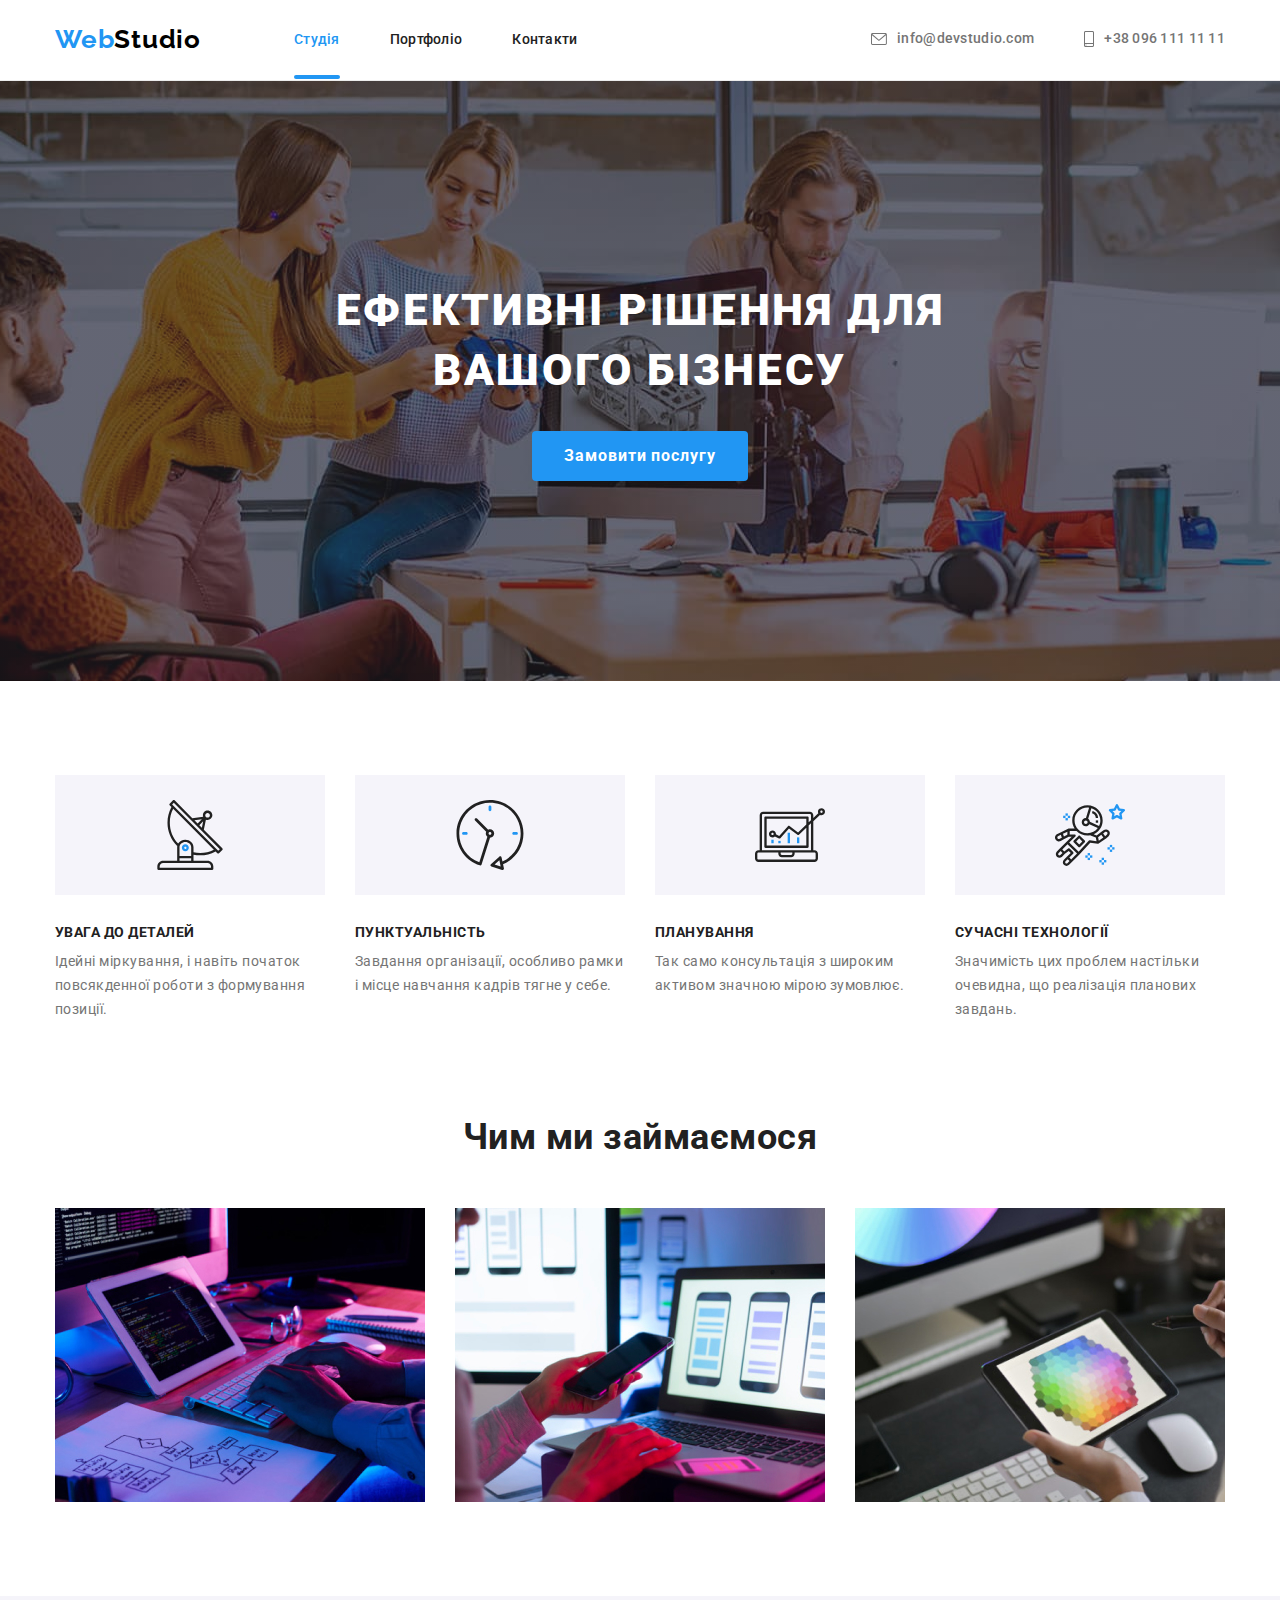
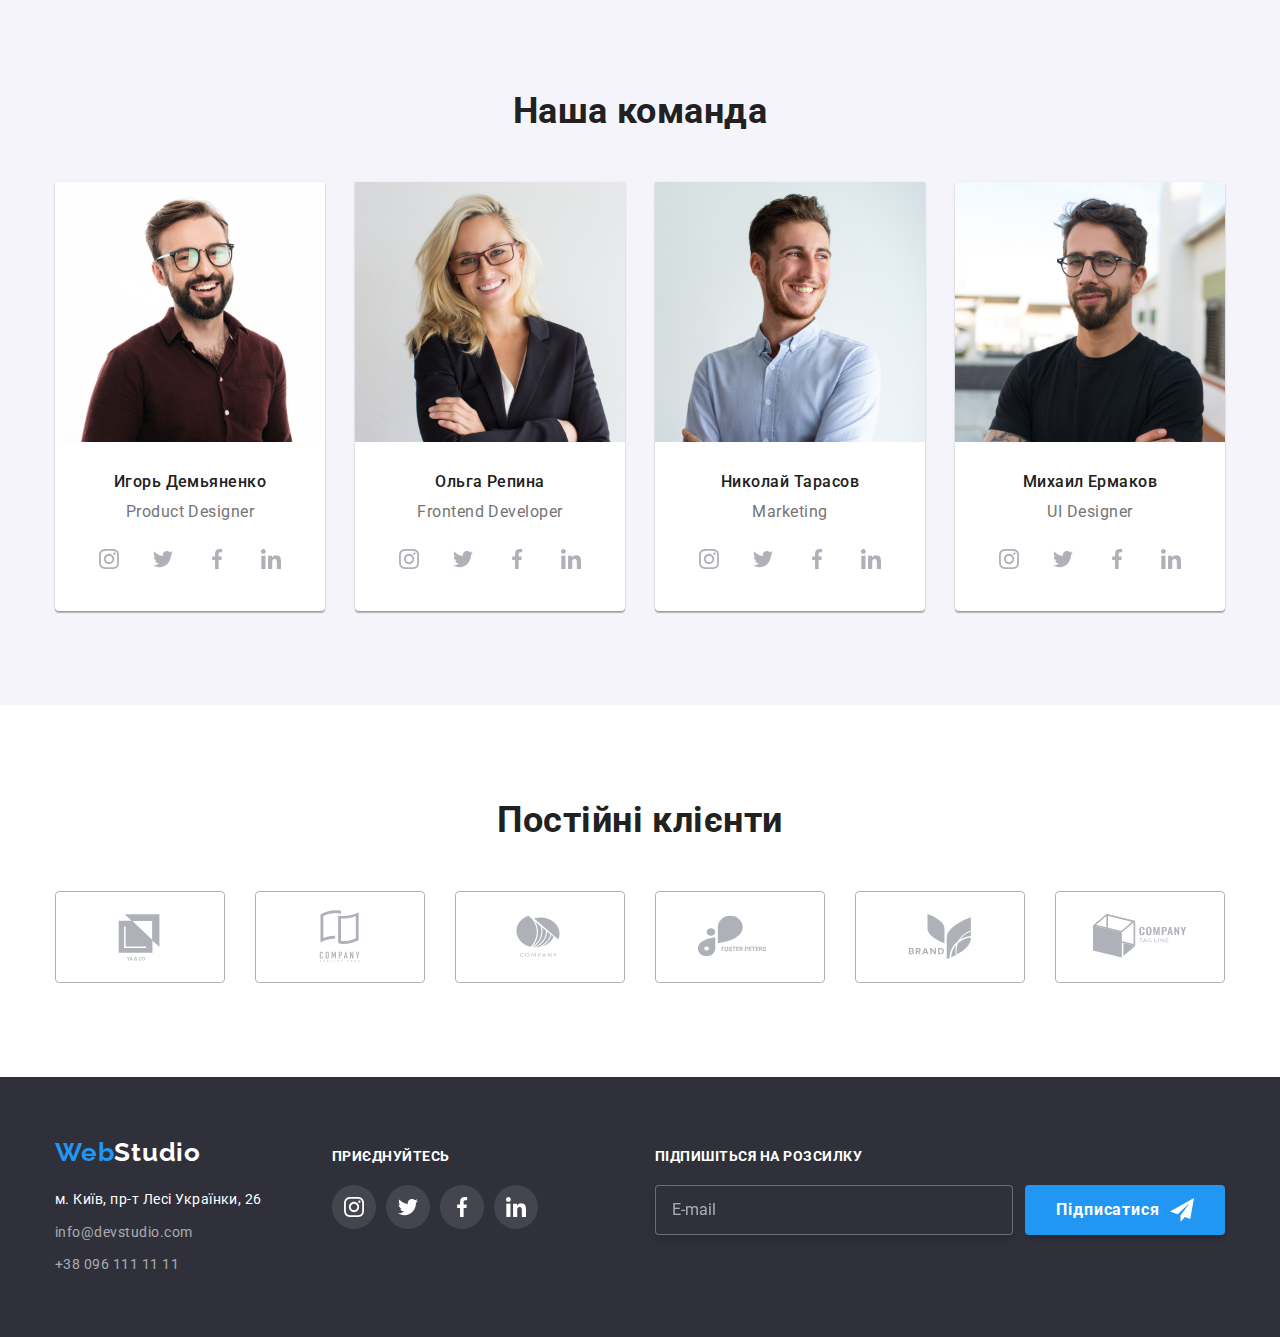
<file: index.html>
<!DOCTYPE html>
<html lang="uk">

<head>
    <meta charset="UTF-8">
    <meta http-equiv="X-UA-Compatible" content="IE=edge">
    <meta name="viewport" content="width=device-width, initial-scale=1.0">
    <title>WebStudio</title>
    <link rel="preconnect" href="https://fonts.googleapis.com">
    <link rel="preconnect" href="https://fonts.gstatic.com" crossorigin>
    <link href="https://fonts.googleapis.com/css2?family=Raleway:wght@700&family=Roboto:wght@400;500;700;900&display=swap"
        rel="stylesheet">
    <link rel="stylesheet" href="https://cdnjs.cloudflare.com/ajax/libs/modern-normalize/1.1.0/modern-normalize.min.css">    
    <link rel="stylesheet" href="./css/main.min.css">
    
</head>

<body>
<!-- Хедер -->    
    <header class="header">
        <div class="container">
            <div class="header__position">
                <div>
                    <a href="./" class="logo logo--right"><span class="logo--blue">Web</span>Studio</a>
                </div>
                <nav class="nav">
                    <ul class="nav__items">
                        <li><a href="./index.html" class="link nav__part current">Студія</a></li>
                        <li><a href="./portfolio.html" class="link nav__part">Портфоліо</a></li>
                        <li><a href="" class="link nav__part">Контакти</a></li>
                    </ul>
                </nav>
                <ul class="contact">
                        <li>
                            <a href="mailto:info@devstudio.com" class="link contact__link">
                                <svg class="contact__icon" width="16" height="12">
                                    <use href="./images/icons/symbol-defs.svg#mail"></use>
                                </svg>
                                info@devstudio.com</a>
                        </li>
                        <li>
                            <a href="tel:+380961111111" class="link contact__link">
                                <svg class="contact__icon" width="10" height="16">
                                    <use href="./images/icons/symbol-defs.svg#smartphone"></use>
                                </svg>
                                +38 096 111 11 11</a>
                        </li>
                </ul>
            </div>
        </div>
    </header>

    <main>
<!-- Hero -->
        <section class="hero section">
            <div class="container">
                <h1 class="hero__title">Ефективні рішення для вашого бізнесу</h1>
                <button type="button" class="hero__btn" data-modal-open>Замовити послугу</button>
            </div>
        </section>
<!-- Переваги -->
        <section class="advantage section">
           <div class="container">
                <h2 hidden>Наша перевага</h2>
                <ul class="advantage__position">
                    <li class="advantage__cards">
                        <div class="advantage__icons">
                            <svg width="70" height="70">
                                <use href="./images/icons/symbol-defs.svg#antenna">
                                </use>
                            </svg>
                        </div>
                        <h3 class="advantage__title">УВАГА ДО ДЕТАЛЕЙ</h3>
                        <p class="advantage__text">Ідейні міркування, і навіть початок повсякденної роботи з формування позиції.</p>
                    </li>
                    <li class="advantage__cards">
                        <div class="advantage__icons">
                            <svg width="70" height="70">
                                <use href="./images/icons/symbol-defs.svg#clock">
                                </use>
                            </svg>
                        </div>
                        <h3 class="advantage__title">ПУНКТУАЛЬНІСТЬ</h3>
                        <p class="advantage__text">Завдання організації, особливо рамки і місце навчання кадрів тягне у себе.
                        </p>
                    </li>
                    <li class="advantage__cards">
                        <div class="advantage__icons">
                            <svg width="70" height="70">
                                <use href="./images/icons/symbol-defs.svg#diagram">
                                </use>
                            </svg>
                        </div>
                        <h3 class="advantage__title">ПЛАНУВАННЯ</h3>
                        <p class="advantage__text">Так само консультація з широким активом значною мірою зумовлює.
                        </p>
                    </li>
                    <li class="advantage__cards">
                        <div class="advantage__icons">
                            <svg width="70" height="70">
                                <use href="./images/icons/symbol-defs.svg#astronaut">
                                </use>
                            </svg>
                        </div>
                        <h3 class="advantage__title">СУЧАСНІ ТЕХНОЛОГІЇ</h3>
                        <p class="advantage__text">Значимість цих проблем настільки очевидна, що реалізація планових завдань.</p>
                    </li>
                </ul>
           </div>
        </section>
<!-- Чим займаємось -->
        <section class="examples section">
            <div class="container">
                <h2 class="examples__title">Чим ми займаємося</h2>
                <ul class="examples__position">
                    <li>
                        <div class="examples__picture">
                            <img src="./images/img1.jpg" alt="Рабочий стол с планшетом" width="370" height="294">
                            <span class="examples__text">Десктопні додатки</span>
                        </div>
                    </li>
                    <li>
                        <div class="examples__picture">
                            <img src="./images/img2.jpg" alt="Девушка работает за ноотбуком" width="370" height="294">
                            <span class="examples__text">Мобільні додатки</span>
                        </div>
                        
                    </li>
                    <li>
                        <div class="examples__picture">
                            <img src="./images/img3.jpg" alt="Цветовая палитро на планшете" width="370" height="294">
                            <span class="examples__text">Дизайнерські рішення</span>
                        </div>
                    </li>
                </ul>
            </div>
        </section>
<!-- Команда -->
        <section class="team section">
            <div class="container">
                <h2 class="team__title">Наша команда</h2>
                <ul class="worker">
                    <li class="worker__card">
                        <img src="./images/img.jpg" lang="en" alt="Product Designer" width="270" height="260">
                        <div class="worker__position">
                            <h3 class="worker__title">Игорь Демьяненко</h3>
                            <p class="worker__text">Product Designer</p>
                            <ul class="worker__social">
                                <li>
                                    <a href="" class="worker__link">
                                        <svg width="20" height="20">
                                            <use href="./images/icons/symbol-defs.svg#instagram">
                                            </use>
                                        </svg>
                                    </a>
                                </li>
                                <li>
                                    <a href="" class="worker__link">
                                        <svg width="20" height="20">
                                            <use href="./images/icons/symbol-defs.svg#twitter">
                                            </use>
                                        </svg>
                                    </a>
                                </li>
                                <li>
                                    <a href="" class="worker__link">
                                        <svg width="20" height="20">
                                            <use href="./images/icons/symbol-defs.svg#facebook">
                                            </use>
                                        </svg>
                                    </a>
                                </li>
                                <li>
                                    <a href="" class="worker__link">
                                        <svg width="20" height="20">
                                            <use href="./images/icons/symbol-defs.svg#linkedin">
                                            </use>
                                        </svg>
                                    </a>
                                </li>
                            </ul>
                        </div>
                    </li>
                    <li class="worker__card">
                        <img src="./images/img(1).jpg" lang="en" alt="Frontend Developer" width="270" height="260">
                        <div class="worker__position">
                            <h3 class="worker__title">Ольга Репина</h3>
                            <p class="worker__text">Frontend Developer</p>
                            <ul class="worker__social">
                                <li>
                                    <a href="" class="worker__link">
                                        <svg width="20" height="20">
                                            <use href="./images/icons/symbol-defs.svg#instagram">
                                            </use>
                                        </svg>
                                    </a>
                                </li>
                                <li>
                                    <a href="" class="worker__link">
                                        <svg width="20" height="20">
                                            <use href="./images/icons/symbol-defs.svg#twitter">
                                            </use>
                                        </svg>
                                    </a>
                                </li>
                                <li>
                                    <a href="" class="worker__link">
                                        <svg width="20" height="20">
                                            <use href="./images/icons/symbol-defs.svg#facebook">
                                            </use>
                                        </svg>
                                    </a>
                                </li>
                                <li>
                                    <a href="" class="worker__link">
                                        <svg width="20" height="20">
                                            <use href="./images/icons/symbol-defs.svg#linkedin">
                                            </use>
                                        </svg>
                                    </a>
                                </li>
                            </ul>
                        </div>
                    </li>
                    <li class="worker__card">
                        <img src="./images/img(2).jpg" lang="en" alt="Marketing" width="270" height="260">
                        <div class="worker__position">
                            <h3 class="worker__title">Николай Тарасов</h3>
                            <p class="worker__text">Marketing</p>
                            <ul class="worker__social">
                                <li>
                                    <a href="" class="worker__link">
                                        <svg width="20" height="20">
                                            <use href="./images/icons/symbol-defs.svg#instagram">
                                            </use>
                                        </svg>
                                    </a>
                                </li>
                                <li>
                                    <a href="" class="worker__link">
                                        <svg width="20" height="20">
                                            <use href="./images/icons/symbol-defs.svg#twitter">
                                            </use>
                                        </svg>
                                    </a>
                                </li>
                                <li>
                                    <a href="" class="worker__link">
                                        <svg width="20" height="20">
                                            <use href="./images/icons/symbol-defs.svg#facebook">
                                            </use>
                                        </svg>
                                    </a>
                                </li>
                                <li>
                                    <a href="" class="worker__link">
                                        <svg width="20" height="20">
                                            <use href="./images/icons/symbol-defs.svg#linkedin">
                                            </use>
                                        </svg>
                                    </a>
                                </li>
                            </ul>
                        </div>                     
                    </li>
                    <li class="worker__card">
                        <img src="./images/img(3).jpg" lang="en" alt="UI Designer" width="270" height="260">
                        <div class="worker__position">
                            <h3 class="worker__title">Михаил Ермаков</h3>
                            <p class="worker__text">UI Designer</p>
                            <ul class="worker__social">
                                <li>
                                    <a href="" class="worker__link">
                                        <svg width="20" height="20">
                                            <use href="./images/icons/symbol-defs.svg#instagram">
                                            </use>
                                        </svg>
                                    </a>
                                </li>
                                <li>
                                    <a href="" class="worker__link">
                                        <svg width="20" height="20">
                                            <use href="./images/icons/symbol-defs.svg#twitter">
                                            </use>
                                        </svg>
                                    </a>
                                </li>
                                <li>
                                    <a href="" class="worker__link">
                                        <svg width="20" height="20">
                                            <use href="./images/icons/symbol-defs.svg#facebook">
                                            </use>
                                        </svg>
                                    </a>
                                </li>
                                <li>
                                    <a href="" class="worker__link">
                                        <svg width="20" height="20">
                                            <use href="./images/icons/symbol-defs.svg#linkedin">
                                            </use>
                                        </svg>
                                    </a>
                                </li>
                            </ul>
                        </div>
                    </li>
                </ul>
            </div>
        </section>
<!-- Постійні клієнти -->
        <section class="clients section">
            <div class="container">
                <h2 class="clients__title">Постійні клієнти</h2>
                <ul class="clients__list">
                    <li>
                        <a href="" class="clients__company">
                            <svg width="106" height="60">
                                <use href="./images/icons/symbol-defs.svg#logo2"></use>
                            </svg>
                        </a>
                    </li>
                    <li>
                        <a href="" class="clients__company">
                            <svg width="106" height="60">
                                <use href="./images/icons/symbol-defs.svg#logo1"></use>
                            </svg>
                        </a>
                    </li>
                    <li>
                        <a href="" class="clients__company">
                            <svg width="106" height="60">
                                <use href="./images/icons/symbol-defs.svg#logo3"></use>
                            </svg>
                        </a>
                    </li>
                    <li>
                        <a href="" class="clients__company">
                            <svg width="106" height="60">
                                <use href="./images/icons/symbol-defs.svg#logo4"></use>
                            </svg>
                        </a>
                    </li>
                    <li>
                        <a href="" class="clients__company">
                            <svg width="106" height="60">
                                <use href="./images/icons/symbol-defs.svg#logo5"></use>
                            </svg>
                        </a>
                    </li>
                    <li>
                        <a href="" class="clients__company">
                            <svg width="106" height="60">
                                <use href="./images/icons/symbol-defs.svg#logo6"></use>
                            </svg>
                        </a>
                    </li>
                </ul>
            </div>
        </section>        
    </main>
<!-- Футер -->
    <footer class="footer">
        <div class="container">
            <div class="footer__position">
                <div>
                    <a href="./" class="logo logo--bottom logo--white">
                        <span class="logo--blue">Web</span>Studio
                    </a>
                    <address>
                        <ul>
                            <li class="footer__map">м. Київ, пр-т Лесі Українки, 26</li>
                            <li><a href="mailto:info@devstudio.com" class="footer__contact link mail">info@devstudio.com</a></li>
                            <li><a href="tel:+380961111111" class="footer__contact link">+38 096 111 11 11</a></li>
                        </ul>
                    </address>
                </div>
                <div class="footer__join">
                    <h2 class="footer__title">приєднуйтесь</h2>
                    <ul class="footer__links">
                        <li>
                            <a href="" class="footer__icon">
                                <svg width="20" height="20">
                                    <use href="./images/icons/symbol-defs.svg#instagram">
                                    </use>
                                </svg>
                            </a>
                        </li>
                        <li>
                            <a href="" class="footer__icon">
                                <svg width="20" height="20">
                                    <use href="./images/icons/symbol-defs.svg#twitter">
                                    </use>
                                </svg>
                            </a>
                        </li>
                        <li>
                            <a href="" class="footer__icon">
                                <svg width="20" height="20">
                                    <use href="./images/icons/symbol-defs.svg#facebook">
                                    </use>
                                </svg>
                            </a>
                        </li>
                        <li>
                            <a href="" class="footer__icon">
                                <svg width="20" height="20">
                                    <use href="./images/icons/symbol-defs.svg#linkedin">
                                    </use>
                                </svg>
                            </a>
                        </li>
                    </ul>
                </div>
                <div class="footer__subscribe">
                    <h2 class="footer__title">Підпишіться на розсилку</h2>
                    <form class="footer__form" name="subscribe-form" autocomplete="on">
                        <input class="footer__input" name="subscribe" type="email" placeholder="E-mail">
                        <button type="submit" class="footer__btn">Підписатися
                            <svg class="footer__send" width="24" height="24">
                                <use href="./images/icons/symbol-defs.svg#send"></use>
                            </svg>
                        </button>
                    </form>
                </div>
            </div>
        </div>
    </footer>
<!-- Модалка -->    
    <div class="backdrop is-hidden" data-modal>
        <div class="modal">
            <button type="button" class="modal__close" data-modal-close>
                <svg width="11" height="11">
                    <use href="./images/icons/symbol-defs.svg#vector"></use>
                </svg>
            </button>
            <div class="modal__position">
                <h2 class="modal__title">Залиште свої дані, ми вам передзвонимо</h2>
                <form class="modal__form">
                    <ul class="form__field">
                        <li>
                            <label class="form-field__title" for="name">Ім'я</label>
                            <div class="form-field__position">
                                <input 
                                id="name" 
                                class="form-field__input" 
                                name="name-feedback" 
                                type="text" 
                                required autofocus>
                                <svg class="form-field__logo" width="18" height="18">
                                    <use href="./images/icons/symbol-defs.svg#person-black"></use>
                                </svg>
                            </div>
                        </li>
                        <li>
                            <label class="form-field__title" for="telephone">Телефон</label>
                            <div class="form-field__position">
                                <input 
                                id="telephone" 
                                class="form-field__input" 
                                name="telephone-feedback" 
                                type="tel" 
                                required>
                                <svg class="form-field__logo" width="18" height="18">
                                    <use href="./images/icons/symbol-defs.svg#phone-black"></use>
                                </svg>
                            </div>
                        </li>
                        <li>
                            <label class="form-field__title" for="email">Пошта</label>
                            <div class="form-field__position">
                                <input 
                                id="email" 
                                class="form-field__input" 
                                name="email-feedback" 
                                type="email">
                                <svg class="form-field__logo" width="18" height="18">
                                    <use href="./images/icons/symbol-defs.svg#email-black"></use>
                                </svg>
                            </div>
                        </li>
                        <li>
                            <label class="form-field__title" for="comment">Коментар</label>
                            <div>
                                <textarea 
                                class="form-field__textarea" 
                                name="comment-feedback" 
                                id="comment"
                                placeholder="Введіть текст"></textarea>
                            </div>
                        </li>
                    </ul>
                    <label class="modal__agree">
                        <input class="modal__checkbox" type="checkbox" name="agree-feedback">
                            <svg class="modal__check">
                                <use href="./images/icons/symbol-defs.svg#icon-cube"></use>
                            </svg>
                                Погоджуюся з розсилкою та приймаю <a href="#" class="modal__agree-link">Умови договору</a>
                    </label>
                    <button class="modal__btn-feedback" type="submit">Відправити</button>
                </form>
            </div>
        </div>
    </div>

    <script src="./js/modal.js"></script>
</body>

</html>
</file>
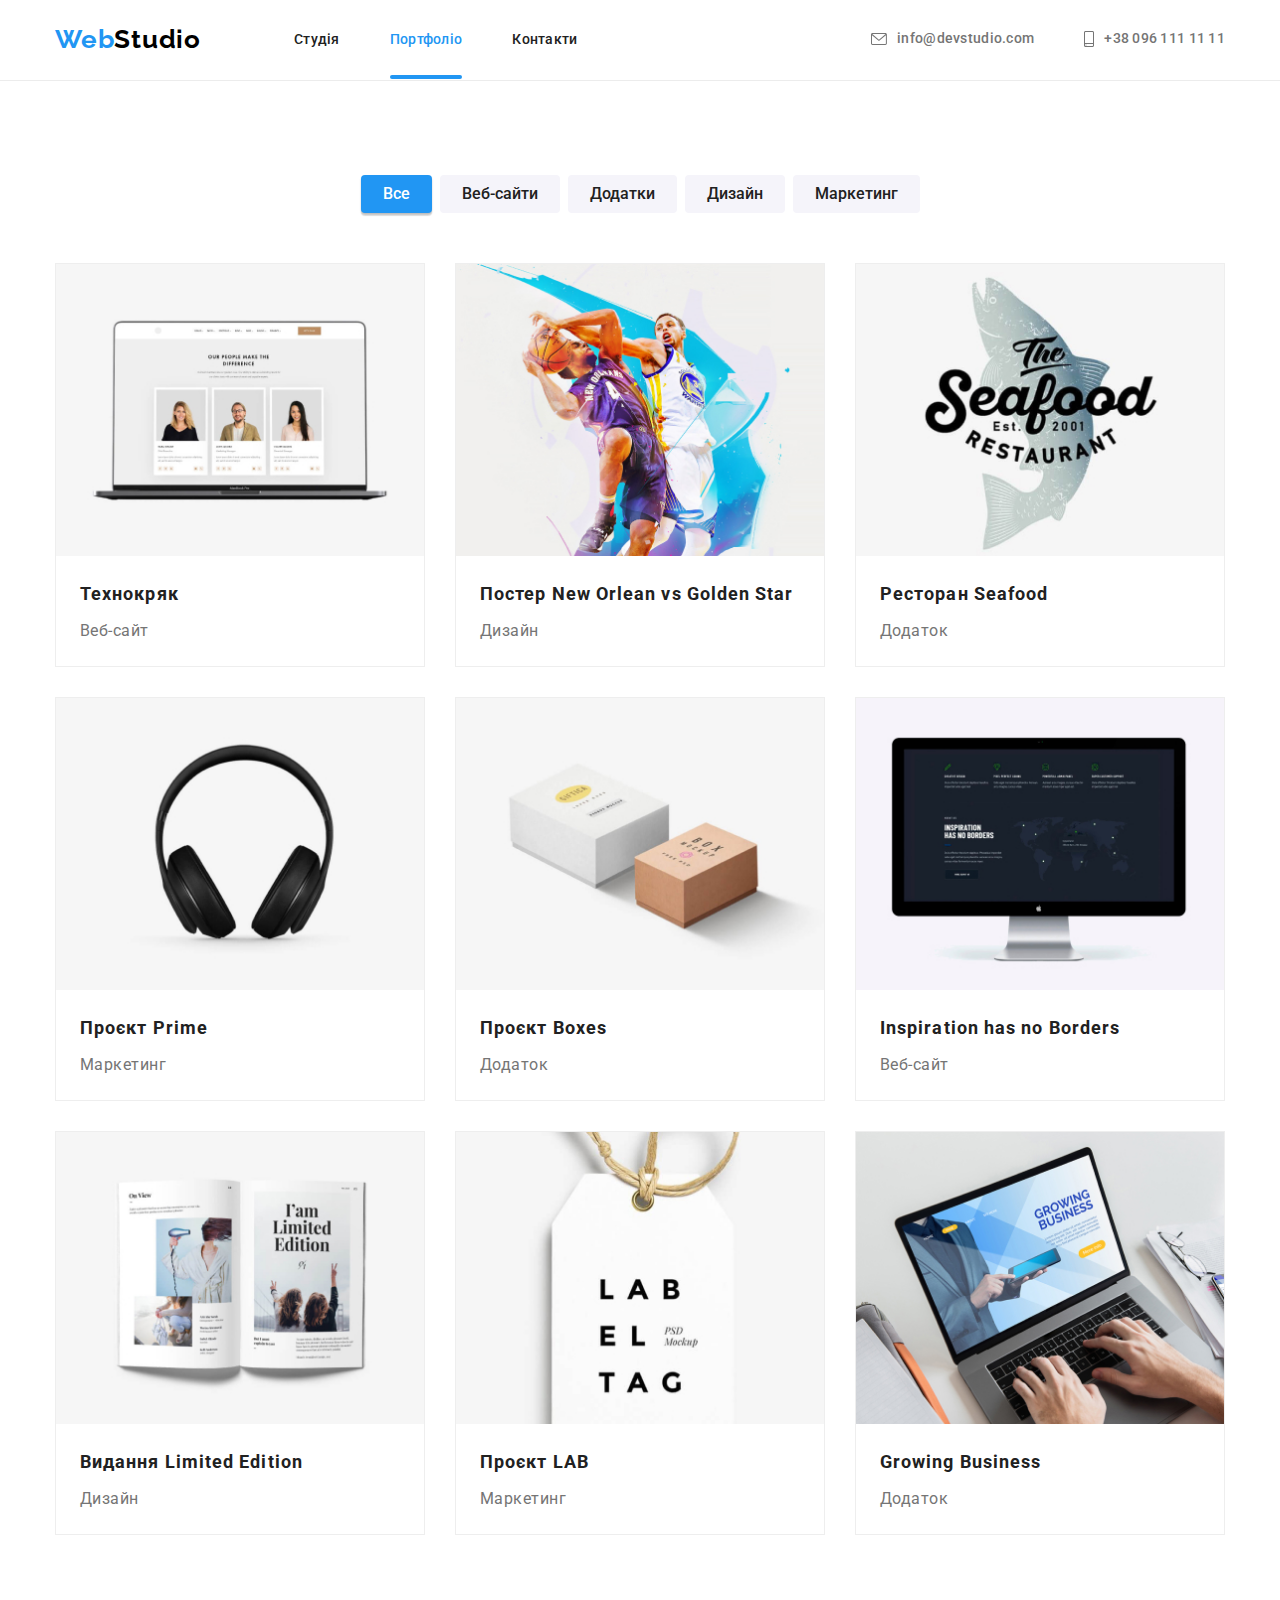
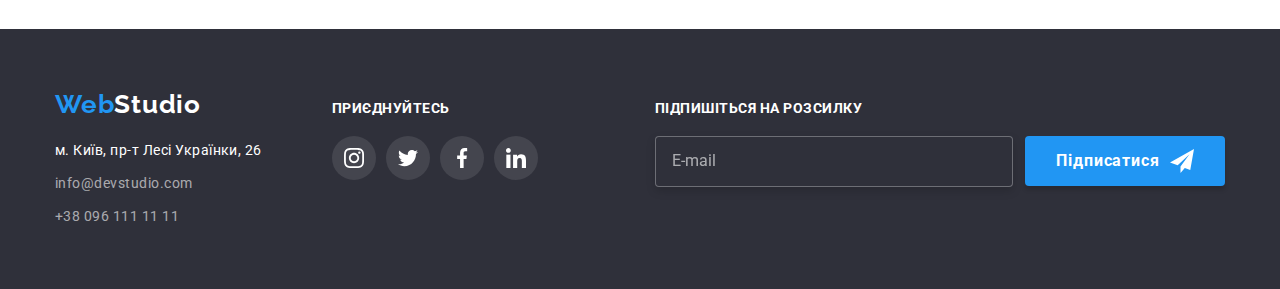
<file: portfolio.html>
<!DOCTYPE html>
<html lang="uk">

<head>
    <meta charset="UTF-8">
    <meta http-equiv="X-UA-Compatible" content="IE=edge">
    <meta name="viewport" content="width=device-width, initial-scale=1.0">
    <title>WebStudio</title>
    <link rel="preconnect" href="https://fonts.googleapis.com">
    <link rel="preconnect" href="https://fonts.gstatic.com" crossorigin>
    <link href="https://fonts.googleapis.com/css2?family=Raleway:wght@700&family=Roboto:wght@400;500;700;900&display=swap"
        rel="stylesheet">
    <link rel="stylesheet" href="https://cdnjs.cloudflare.com/ajax/libs/modern-normalize/1.1.0/modern-normalize.min.css">

    <link rel="stylesheet" href="./css/portfolio.min.css">
</head>
<body>
<!-- Хедер -->
<header class="header">
    <div class="container">
        <div class="header__position">
            <div>
                <a href="./" class="logo logo--right"><span class="logo--blue">Web</span>Studio</a>
            </div>
            <nav class="nav">
                <ul class="nav__items">
                    <li><a href="./index.html" class="link nav__part">Студія</a></li>
                    <li><a href="./portfolio.html" class="link nav__part current">Портфоліо</a></li>
                    <li><a href="" class="link nav__part">Контакти</a></li>
                </ul>
            </nav>
            <ul class="contact">
                <li>
                    <a href="mailto:info@devstudio.com" class="link contact__link">
                        <svg class="contact__icon" width="16" height="12">
                            <use href="./images/icons/symbol-defs.svg#mail"></use>
                        </svg>
                        info@devstudio.com</a>
                </li>
                <li>
                    <a href="tel:+380961111111" class="link contact__link">
                        <svg class="contact__icon" width="10" height="16">
                            <use href="./images/icons/symbol-defs.svg#smartphone"></use>
                        </svg>
                        +38 096 111 11 11</a>
                </li>
            </ul>
        </div>
    </div>
</header>

    <main>
        <section class="portfolio section">
            <div class="container">
                <h1 hidden>Портфоліо</h1>
                <!-- Кнопки фільтрації -->
                <ul class="portfolio__filter">
                    <li><button type="button" class="portfolio__button active">Все</button></li>
                    <li><button type="button" class="portfolio__button">Веб-сайти</button></li>
                    <li><button type="button" class="portfolio__button">Додатки</button></li>
                    <li><button type="button" class="portfolio__button">Дизайн</button></li>
                    <li><button type="button" class="portfolio__button">Маркетинг</button></li>
                </ul>
                <!-- Приклади -->
                <ul class="example">
                    <li class="card">
                        <a href="" class="card__link">
                            <div class="card__images">
                                <img src="./images/Технокряк.jpg" alt="Макет сайта" width="370">
                                <p class="card__text-animation">Ресурс пропонує комплексні пропозиції з різним рівнем функціоналу та сервісів. Все це дозволить відвідувачу отримати
                                вичерпні відомості про компанію чи приватну особу.</p>
                            </div>
                            <div class="card__position">
                                <h2 class="card__title">Технокряк</h2>
                                <p class="card__text">Веб-сайт</p>
                            </div>
                        </a>   
                    </li>
                    <li class="card">
                        <a href="" class="card__link">
                            <div class="card__images">
                                <img src="./images/Постер.jpg" alt="Постер с баскетболистами" width="370">
                                <p class="card__text-animation">Ресурс пропонує комплексні пропозиції з різним рівнем функціоналу та сервісів. Все це дозволить відвідувачу отримати
                                вичерпні відомості про компанію чи приватну особу.</p>
                            </div>                    
                            <div class="card__position">
                                <h2 class="card__title">Постер New Orlean vs Golden Star</h2>
                                <p class="card__text">Дизайн</p>
                            </div>
                        </a>                       
                    </li>
                    <li class="card">
                        <a href="" class="card__link">
                            <div class="card__images">
                                <img src="./images/Ресторан.jpg" alt="Эмблема ресторана" width="370">
                                <p class="card__text-animation">Ресурс пропонує комплексні пропозиції з різним рівнем функціоналу та сервісів. Все це дозволить відвідувачу отримати
                                вичерпні відомості про компанію чи приватну особу.</p>
                            </div>
                            <div class="card__position">
                                <h2 class="card__title">Ресторан Seafood</h2>
                                <p class="card__text">Додаток</p>
                            </div>
                        </a>                       
                    </li>
                    <li class="card">
                        <a href="" class="card__link">
                            <div class="card__images">
                                <img src="./images/ПроектPrime.jpg" alt="Наушники" width="370">
                                <p class="card__text-animation">Ресурс пропонує комплексні пропозиції з різним рівнем функціоналу та сервісів. Все це дозволить відвідувачу отримати
                                вичерпні відомості про компанію чи приватну особу..</p>
                            </div>
                            <div class="card__position">
                                <h2 class="card__title">Проєкт Prime</h2>
                                <p class="card__text">Маркетинг</p>
                            </div>
                        </a>                        
                    </li>
                    <li class="card">
                        <a href="" class="card__link">
                            <div class="card__images">
                                <img src="./images/ПроектBoxes.jpg" alt="Коробки" width="370">
                                <p class="card__text-animation">Ресурс пропонує комплексні пропозиції з різним рівнем функціоналу та сервісів. Все це дозволить відвідувачу отримати
                                вичерпні відомості про компанію чи приватну особу.</p>
                            </div>
                            <div class="card__position">
                                <h2 class="card__title">Проєкт Boxes</h2>
                                <p class="card__text">Додаток</p>
                            </div>
                        </a>                       
                    </li>
                    <li class="card">
                        <a href="" class="card__link">
                            <div class="card__images">
                                <img src="./images/InspirationhasnoBorders.jpg" alt="Монитор" width="370">
                                <p class="card__text-animation">Ресурс пропонує комплексні пропозиції з різним рівнем функціоналу та сервісів. Все це дозволить відвідувачу отримати
                                вичерпні відомості про компанію чи приватну особу.</p>
                            </div>
                            <div class="card__position">
                                <h2 class="card__title">Inspiration has no Borders</h2>
                                <p class="card__text">Веб-сайт</p>
                            </div>
                        </a>                             
                    </li>
                    <li class="card">
                        <a href="" class="card__link">
                            <div class="card__images">
                                <img src="./images/ИзданиеLimitedEdition.jpg" alt="Книга" width="370">
                                <p class="card__text-animation">Ресурс пропонує комплексні пропозиції з різним рівнем функціоналу та сервісів. Все це дозволить відвідувачу отримати
                                вичерпні відомості про компанію чи приватну особу.</p>
                            </div>
                            <div class="card__position">
                                <h2 class="card__title">Видання Limited Edition</h2>
                                <p class="card__text">Дизайн</p>
                            </div>
                        </a>                         
                    </li>
                    <li class="card">
                        <a href="" class="card__link">
                            <div class="card__images">
                                <img src="./images/ПроектLAB.jpg" alt="Бирка" width="370">
                                <p class="card__text-animation">Ресурс пропонує комплексні пропозиції з різним рівнем функціоналу та сервісів. Все це дозволить відвідувачу отримати
                                вичерпні відомості про компанію чи приватну особу.</p>
                            </div>
                            <div class="card__position">
                                <h2 class="card__title">Проєкт LAB</h2>
                                <p class="card__text">Маркетинг</p>
                            </div>
                        </a>                          
                    </li>
                    <li class="card">
                        <a href="" class="card__link">
                            <div class="card__images">
                                <img src="./images/GrowingBusiness.jpg" alt="Ноотбук" width="370">
                                <p class="card__text-animation">Ресурс пропонує комплексні пропозиції з різним рівнем функціоналу та сервісів. Все це дозволить відвідувачу отримати
                                вичерпні відомості про компанію чи приватну особу.</p>
                            </div>
                            <div class="card__position">
                                <h2 class="card__title">Growing Business</h2>
                                <p class="card__text">Додаток</p>
                            </div>
                        </a>                                               
                    </li>
                </ul>
            </div>
        </section>
    </main>

    <!-- Футер -->
    <footer class="footer">
        <div class="container">
            <div class="footer__position">
                <div>
                    <a href="./" class="logo logo--bottom logo--white">
                        <span class="logo--blue">Web</span>Studio
                    </a>
                    <address>
                        <ul>
                            <li class="footer__map">м. Київ, пр-т Лесі Українки, 26</li>
                            <li><a href="mailto:info@devstudio.com" class="footer__contact link mail">info@devstudio.com</a>
                            </li>
                            <li><a href="tel:+380961111111" class="footer__contact link">+38 096 111 11 11</a></li>
                        </ul>
                    </address>
                </div>
                <div class="footer__join">
                    <h2 class="footer__title">приєднуйтесь</h2>
                    <ul class="footer__links">
                        <li>
                            <a href="" class="footer__icon">
                                <svg width="20" height="20">
                                    <use href="./images/icons/symbol-defs.svg#instagram">
                                    </use>
                                </svg>
                            </a>
                        </li>
                        <li>
                            <a href="" class="footer__icon">
                                <svg width="20" height="20">
                                    <use href="./images/icons/symbol-defs.svg#twitter">
                                    </use>
                                </svg>
                            </a>
                        </li>
                        <li>
                            <a href="" class="footer__icon">
                                <svg width="20" height="20">
                                    <use href="./images/icons/symbol-defs.svg#facebook">
                                    </use>
                                </svg>
                            </a>
                        </li>
                        <li>
                            <a href="" class="footer__icon">
                                <svg width="20" height="20">
                                    <use href="./images/icons/symbol-defs.svg#linkedin">
                                    </use>
                                </svg>
                            </a>
                        </li>
                    </ul>
                </div>
                <div class="footer__subscribe">
                    <h2 class="footer__title">Підпишіться на розсилку</h2>
                    <form class="footer__form" name="subscribe-form" autocomplete="on">
                        <input class="footer__input" name="subscribe" type="email" placeholder="E-mail">
                        <button type="submit" class="footer__btn">Підписатися
                            <svg class="footer__send" width="24" height="24">
                                <use href="./images/icons/symbol-defs.svg#send"></use>
                            </svg>
                        </button>
                    </form>
                </div>
            </div>
        </div>
    </footer>
</body>
</html>
</file>
<file: css/main.min.css>
:root{--main-color: #2196F3;--black-color: #212121;--main-white: #FFFFFF;--text-gray: #757575;--background-main: #E5E5E5;--background-secondary: #2F303A;--cubic-main: cubic-bezier(0.4, 0, 0.2, 1)}ul,ol{list-style:none;padding:0;margin:0}p,h1,h2,h3,h4,h5,h6{margin:0;padding:0}img{display:block;max-width:100%;height:auto}.container{width:1200px;padding-left:15px;padding-right:15px;margin-right:auto;margin-left:auto}body{font-family:"Roboto",sans-serif;letter-spacing:.03em;background-color:var(--main-white);color:var(--black-color)}.section{padding-top:94px;padding-bottom:94px}.link.current{color:var(--main-color);position:relative;padding:32px 0}.current::after{position:absolute;display:block;content:"";background:var(--main-color);border-radius:2px;width:100%;height:4px;bottom:0}.link{text-decoration:none;transition:color 250ms var(--cubic-main)}.link:hover,.link:focus{color:var(--main-color)}.logo{display:flex;align-items:center;font-family:"Raleway",sans-serif;font-weight:700;font-size:26px;line-height:1.19;letter-spacing:.03em;color:#000;text-decoration:none}.logo--blue{color:var(--main-color)}.logo--right{margin-right:93px}.logo--bottom{margin-bottom:20px}.logo--white{color:var(--main-white)}.nav{display:flex}.header{padding-top:24px;padding-bottom:25px;border-bottom:1px solid #ececec}.header__position{display:flex;align-items:center}.nav__part{color:var(--black-color);font-family:"Roboto",sans-serif;font-weight:500;font-size:14px;line-height:1.14;letter-spacing:.02em}.contact__link{font-family:"Roboto";font-weight:500;font-size:14px;line-height:1.14;letter-spacing:.02em;color:var(--text-gray);display:flex;align-items:center}.contact__icon{fill:var(--text-gray);margin-right:10px}.contact__link:hover .contact__icon,.contact__link:focus .contact__icon{fill:var(--main-color)}.contact{display:flex;gap:50px;margin-left:auto}.nav__items{display:flex;align-items:center;gap:50px}.hero{letter-spacing:.06em;padding-top:200px;padding-bottom:200px;background:linear-gradient(rgba(47, 48, 58, 0.4), rgba(47, 48, 58, 0.4)),url(../images/hero-bg.jpg);background-repeat:no-repeat;background-position:center;background-size:cover;max-width:1600px;margin:auto}.hero__title{font-weight:900;font-size:44px;line-height:1.36;margin-right:auto;margin-left:auto;text-align:center;text-transform:uppercase;color:var(--main-white);margin-bottom:30px;max-width:696px;letter-spacing:.06em}.hero__btn{font-weight:700;font-size:16px;line-height:1.87;letter-spacing:.06em;min-width:200px;display:block;color:var(--main-white);background-color:var(--main-color);border-radius:4px;border:none;padding:10px 32px;margin:0 auto;cursor:pointer;transition:box-shadow 250px var(--cubic-main)}.hero__btn:hover{box-shadow:0px 4px 4px rgba(0,0,0,.15)}.advantage{padding-bottom:0}.advantage__position{display:flex;flex-wrap:wrap;gap:30px}.advantage__cards{width:270px}.advantage__title{font-weight:700;font-size:14px;line-height:1.14;text-transform:uppercase;margin-bottom:10px}.advantage__text{font-size:14px;line-height:1.71;color:var(--text-gray)}.advantage__icons{display:flex;justify-content:center;align-items:center;margin-bottom:30px;width:270px;height:120px;background-color:#f5f4fa}.examples__title{font-weight:700;font-size:36px;line-height:1.17;text-align:center;margin-bottom:50px}.examples__position{display:flex;justify-content:space-between;gap:30px}.examples__picture{position:relative;overflow:hidden}.examples__text{position:absolute;display:flex;justify-content:center;align-items:center;left:0;width:100%;padding:27px 0;font-weight:700;font-size:14px;line-height:1.14;text-transform:uppercase;color:var(--main-white);background:rgba(47,48,58,.8);transition:transform 250ms var(--cubic-main)}.examples__picture:hover .examples__text{transform:translateY(-100%)}.team{background-color:#f5f4fa}.team__title{font-weight:700;font-size:36px;line-height:1.17;text-align:center;margin-bottom:50px}.worker{background-color:#f5f4fa;display:flex;gap:30px}.worker__position{padding-top:30px;padding-bottom:30px;padding-left:32px;padding-right:32px}.worker__card{background:var(--main-white);width:270px;box-shadow:0px 1px 3px rgba(0,0,0,.12),0px 1px 1px rgba(0,0,0,.14),0px 2px 1px rgba(0,0,0,.2);border-radius:0px 0px 4px 4px}.worker__title{font-weight:500;font-size:16px;line-height:1.19;text-align:center;margin-bottom:10px}.worker__text{font-size:16px;line-height:1.19;text-align:center;color:var(--text-gray)}.worker__social{display:flex;gap:10px;justify-content:space-between;margin-top:16px}.worker__link{display:flex;justify-content:center;align-items:center;width:44px;height:44px;background-color:var(--main-white);border-radius:50%;fill:#afb1b8;transition:background-color 250ms var(--cubic-main),fill 250ms var(--cubic-main),border-radius 250ms var(--cubic-main)}.worker__link:hover,.worker__link:focus{background-color:var(--main-color);fill:var(--main-white)}.clients__title{font-weight:700;font-size:36px;line-height:1.17;text-align:center;margin-bottom:50px}.clients__list{display:flex;justify-content:space-between;align-items:center;gap:30px}.clients__company{display:flex;justify-content:center;align-items:center;fill:#afb1b8;width:170px;height:92px;border:1px solid #afb1b8;border-radius:4px;transition:fill 250ms var(--cubic-main),border-color 250ms var(--cubic-main)}.clients__company:hover,.clients__company:focus{fill:var(--main-color);border-color:var(--main-color)}.backdrop{position:fixed;top:0;left:0;width:100%;height:100%;background:rgba(0,0,0,.2);opacity:1;transition:opacity 250ms var(--cubic-main),visibility 250ms var(--cubic-main)}.backdrop.is-hidden{opacity:0;pointer-events:none;visibility:hidden}.backdrop.is-hidden .modal{transform:translate(-50%, -50%) scale(0.9)}.modal{position:absolute;top:50%;left:50%;max-width:528px;max-height:581px;height:100%;background:#fff;box-shadow:0px 1px 3px rgba(0,0,0,.12),0px 1px 1px rgba(0,0,0,.14),0px 2px 1px rgba(0,0,0,.2);border-radius:4px;opacity:1;transform:translate(-50%, -50%) scale(1);transition:transform 250ms var(--cubic-main);padding:40px}.modal__close{position:absolute;top:8px;right:8px;border:1px solid rgba(0,0,0,.1);border-radius:50%;background-color:var(--main-white);fill:#000;height:30px;width:30px;transition:fill 250ms var(--cubic-main)}.modal__close:hover{fill:var(--main-color);cursor:pointer}.modal__title{font-size:20px;line-height:1.15;text-align:center;letter-spacing:.03em;color:var(--black-color);margin-bottom:12px}.form-field__title{font-size:12px;line-height:1.17;letter-spacing:.01em;color:var(--text-gray);display:block;margin-bottom:4px;margin-top:10px}.form-field__input{border:1px solid rgba(33,33,33,.2);border-radius:4px;height:40px;width:100%;cursor:pointer;padding-left:42px}.form-field__input:focus{outline-color:var(--main-color)}.form-field__position{position:relative}.form-field__logo{position:absolute;top:50%;left:12px;transform:translateY(-50%)}.form-field__input:focus+.form-field__logo{fill:var(--main-color)}.form-field__textarea{border:1px solid rgba(33,33,33,.2);border-radius:4px;resize:none;width:448px;height:120px;margin-bottom:20px;padding:12px 16px}.form-field__textarea::placeholder{font-size:12px;line-height:1.17;letter-spacing:.01em;color:rgba(117,117,117,.5)}.form-field__textarea:focus{outline-color:var(--main-color)}.modal__agree{font-size:14px;line-height:1.71;letter-spacing:.03em;color:var(--text-gray);display:flex;align-items:center;justify-content:center;position:relative}.modal__agree-link{color:var(--main-color);margin-left:4px}.modal__checkbox{position:absolute;width:1px;height:1px;margin:-1px;border:0;padding:0;clip:rect(0 0 0 0);overflow:hidden}.modal__check{width:16px;height:15px;fill:var(--black-color);margin-right:7px}.modal__checkbox:checked+.modal__check{fill:var(--main-color);background-image:url(../images/icons/check.svg);background-origin:border-box}.modal__btn-feedback{font-weight:700;font-size:16px;line-height:1.88;border:none;color:var(--main-white);background-color:var(--main-color);display:flex;align-items:center;justify-content:center;letter-spacing:.06em;transition:box-shadow 250ms var(--cubic-main);border-radius:4px;width:200px;height:50px;margin-top:30px;margin-left:auto;margin-right:auto;cursor:pointer}.modal__btn-feedback:hover{box-shadow:0px 4px 4px rgba(0,0,0,.15)}footer{background-color:var(--background-secondary)}.footer{padding-top:60px;padding-bottom:60px}.footer__position{display:flex;align-items:baseline}.footer__map{font-family:"Roboto",sans-serif;font-size:14px;line-height:1.71;font-style:normal;color:var(--main-white);margin-bottom:9px}.footer__contact{font-family:"Roboto";font-size:14px;line-height:1.71;font-style:normal;color:rgba(255,255,255,.6);display:block}.mail{margin-bottom:9px}.footer__title{font-size:14px;line-height:1.14;text-transform:uppercase;margin-bottom:20px;color:var(--main-white)}.footer__join{margin-left:70px}.footer__links{display:flex;gap:10px}.footer__icon{display:flex;justify-content:center;align-items:center;width:44px;height:44px;background-color:rgba(255,255,255,.1);border-radius:50%;fill:var(--main-white);transition:background-color 250ms var(--cubic-main)}.footer__icon:hover,.footer__icon:focus{background-color:var(--main-color)}.footer__input{padding-top:15px;padding-bottom:15px;padding-left:16px;width:358px;background-color:var(--background-secondary);border:1px solid rgba(255,255,255,.3);filter:drop-shadow(0px 4px 4px rgba(0, 0, 0, 0.15));border-radius:4px;color:var(--background-main)}.footer__input::placeholder{font-size:16px;line-height:1.25;color:rgba(255,255,255,.6)}.footer__subscribe{display:flex;flex-flow:column;margin-left:auto}.footer__form{display:flex}.footer__btn{display:flex;justify-content:center;align-items:center;font-weight:700;font-size:16px;line-height:1.88;letter-spacing:.06em;border:none;width:200px;height:50px;margin-left:12px;cursor:pointer;box-shadow:0px 4px 4px rgba(0,0,0,.15);border-radius:4px;color:#fff;background-color:var(--main-color)}.footer__send{margin-left:10px}/*# sourceMappingURL=main.min.css.map */
</file>
<file: css/portfolio.min.css>
:root{--main-color: #2196F3;--black-color: #212121;--main-white: #FFFFFF;--text-gray: #757575;--background-main: #E5E5E5;--background-secondary: #2F303A;--cubic-main: cubic-bezier(0.4, 0, 0.2, 1)}ul,ol{list-style:none;padding:0;margin:0}p,h1,h2,h3,h4,h5,h6{margin:0;padding:0}img{display:block;max-width:100%;height:auto}.container{width:1200px;padding-left:15px;padding-right:15px;margin-right:auto;margin-left:auto}body{font-family:"Roboto",sans-serif;letter-spacing:.03em;background-color:var(--main-white);color:var(--black-color)}.section{padding-top:94px;padding-bottom:94px}.link.current{color:var(--main-color);position:relative;padding:32px 0}.current::after{position:absolute;display:block;content:"";background:var(--main-color);border-radius:2px;width:100%;height:4px;bottom:0}.link{text-decoration:none;transition:color 250ms var(--cubic-main)}.link:hover,.link:focus{color:var(--main-color)}.logo{display:flex;align-items:center;font-family:"Raleway",sans-serif;font-weight:700;font-size:26px;line-height:1.19;letter-spacing:.03em;color:#000;text-decoration:none}.logo--blue{color:var(--main-color)}.logo--right{margin-right:93px}.logo--bottom{margin-bottom:20px}.logo--white{color:var(--main-white)}.nav{display:flex}.header{padding-top:24px;padding-bottom:25px;border-bottom:1px solid #ececec}.header__position{display:flex;align-items:center}.nav__part{color:var(--black-color);font-family:"Roboto",sans-serif;font-weight:500;font-size:14px;line-height:1.14;letter-spacing:.02em}.contact__link{font-family:"Roboto";font-weight:500;font-size:14px;line-height:1.14;letter-spacing:.02em;color:var(--text-gray);display:flex;align-items:center}.contact__icon{fill:var(--text-gray);margin-right:10px}.contact__link:hover .contact__icon,.contact__link:focus .contact__icon{fill:var(--main-color)}.contact{display:flex;gap:50px;margin-left:auto}.nav__items{display:flex;align-items:center;gap:50px}.portfolio__button{font-family:inherit;font-weight:500;font-size:16px;line-height:1.6;text-align:center;color:var(--black-color);background-color:#f5f4fa;border-radius:4px;border:none;padding:6px 22px;cursor:pointer;transition:color 250ms var(--cubic-main),background-color 250ms var(--cubic-main),box-shadow 250ms var(--cubic-main)}.portfolio__button:hover,.portfolio__button:focus{color:var(--main-white);background-color:var(--main-color);box-shadow:0px 3px 1px rgba(0,0,0,.1),0px 1px 2px rgba(0,0,0,.08),0px 2px 2px rgba(0,0,0,.12)}.portfolio__filter{display:flex;justify-content:center;gap:8px;margin-bottom:50px}.portfolio__button.active{color:var(--main-white);background-color:var(--main-color);box-shadow:0px 3px 1px rgba(0,0,0,.1),0px 1px 2px rgba(0,0,0,.08),0px 2px 2px rgba(0,0,0,.12)}.example{display:flex;flex-wrap:wrap;gap:30px}.card{width:370px;height:404px;border:1px solid #eee;transition:box-shadow 250ms var(--cubic-main)}.card:hover,.card:focus{box-shadow:0px 1px 1px rgba(0,0,0,.12),0px 4px 4px rgba(0,0,0,.06),1px 4px 6px rgba(0,0,0,.16)}.card__title{font-weight:700;font-size:18px;line-height:2;letter-spacing:.06em;margin-bottom:4px}.card__text{font-size:16px;line-height:1.88;color:var(--text-gray)}.card__images{position:relative;overflow:hidden}.card__text-animation{position:absolute;font-size:18px;line-height:1.56;height:100%;padding:63px 24px;color:var(--main-white);background:rgba(33,150,243,.9);transition:transform 250ms var(--cubic-main)}.card:hover .card__text-animation{transform:translateY(-100%)}.card__link{text-decoration:none;color:var(--black-color)}.card__position{padding-top:20px;padding-bottom:20px;padding-left:24px;padding-right:24px}footer{background-color:var(--background-secondary)}.footer{padding-top:60px;padding-bottom:60px}.footer__position{display:flex;align-items:baseline}.footer__map{font-family:"Roboto",sans-serif;font-size:14px;line-height:1.71;font-style:normal;color:var(--main-white);margin-bottom:9px}.footer__contact{font-family:"Roboto";font-size:14px;line-height:1.71;font-style:normal;color:rgba(255,255,255,.6);display:block}.mail{margin-bottom:9px}.footer__title{font-size:14px;line-height:1.14;text-transform:uppercase;margin-bottom:20px;color:var(--main-white)}.footer__join{margin-left:70px}.footer__links{display:flex;gap:10px}.footer__icon{display:flex;justify-content:center;align-items:center;width:44px;height:44px;background-color:rgba(255,255,255,.1);border-radius:50%;fill:var(--main-white);transition:background-color 250ms var(--cubic-main)}.footer__icon:hover,.footer__icon:focus{background-color:var(--main-color)}.footer__input{padding-top:15px;padding-bottom:15px;padding-left:16px;width:358px;background-color:var(--background-secondary);border:1px solid rgba(255,255,255,.3);filter:drop-shadow(0px 4px 4px rgba(0, 0, 0, 0.15));border-radius:4px;color:var(--background-main)}.footer__input::placeholder{font-size:16px;line-height:1.25;color:rgba(255,255,255,.6)}.footer__subscribe{display:flex;flex-flow:column;margin-left:auto}.footer__form{display:flex}.footer__btn{display:flex;justify-content:center;align-items:center;font-weight:700;font-size:16px;line-height:1.88;letter-spacing:.06em;border:none;width:200px;height:50px;margin-left:12px;cursor:pointer;box-shadow:0px 4px 4px rgba(0,0,0,.15);border-radius:4px;color:#fff;background-color:var(--main-color)}.footer__send{margin-left:10px}/*# sourceMappingURL=portfolio.min.css.map */
</file>
